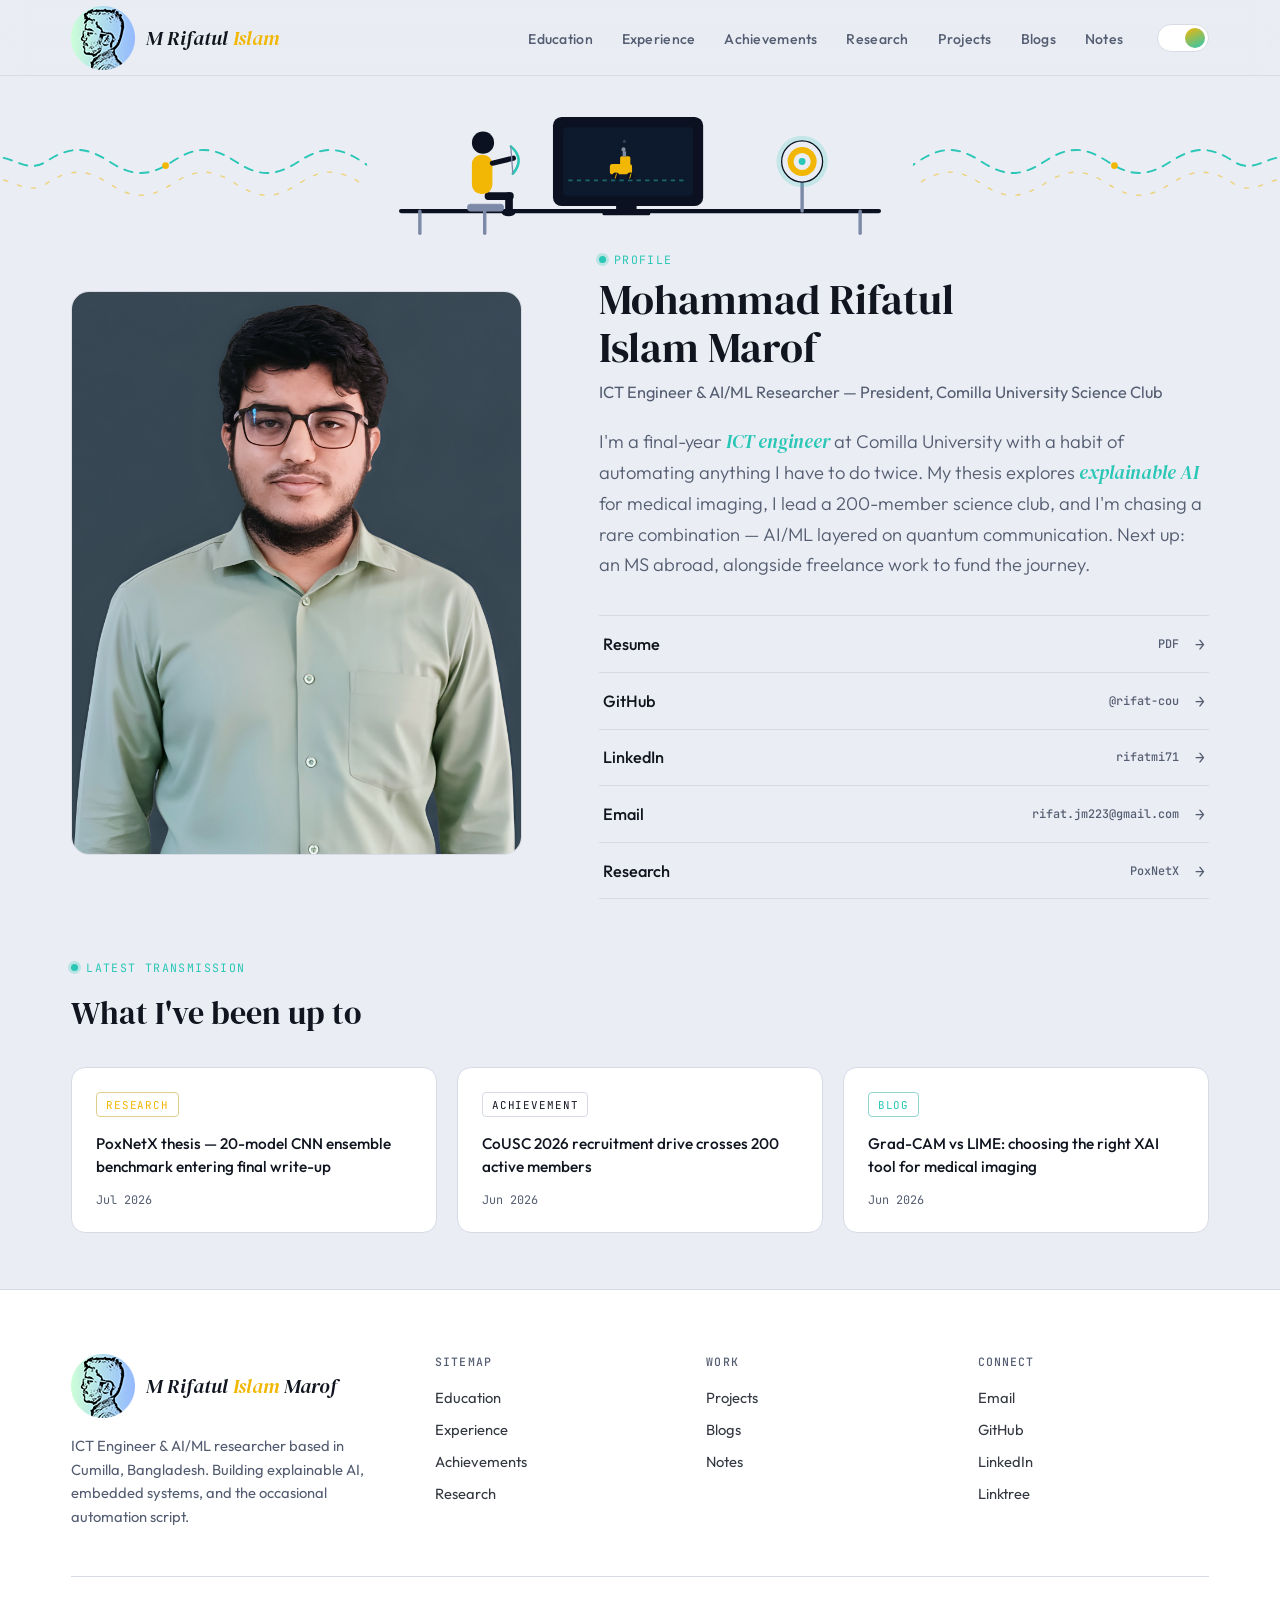
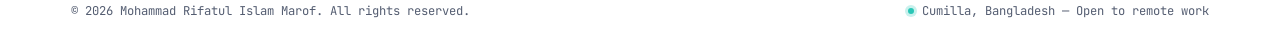
<file: index.html>
<!DOCTYPE html>
<html lang="en">
<head>
<meta charset="UTF-8">
<meta name="viewport" content="width=device-width, initial-scale=1.0">
<title>Mohammad Rifatul Islam Marof — ICT Engineer &amp; AI/ML Researcher</title>
<meta name="description" content="Personal site of Mohammad Rifatul Islam Marof — ICT engineer, AI/ML researcher, and President of the Comilla University Science Club. Explainable AI, embedded systems, and science communication.">

<link rel="preconnect" href="https://fonts.googleapis.com">
<link rel="preconnect" href="https://fonts.gstatic.com" crossorigin>
<link rel="icon" type="image/svg+xml" href="assets/favicon.png">
<link rel="stylesheet" href="css/style.css">
</head>
<body data-page="home">

<a href="#main" class="skip-link">Skip to content</a>

<div id="navbar-placeholder"></div>

<main id="main">

  <!-- ============================================================
       SECTION 1 -- Hero banner: plain <img>, same file used on GitHub
       (assets/banner.svg). Follows the visitor's OS light/dark setting
       via the SVG's own internal styles. Scrolls away normally as soon
       as you scroll toward the profile section -- not fixed/sticky.
  ============================================================= -->
  <div class="hero" aria-label="Introduction">
    <img src="assets/banner.svg"
         alt="Animated illustration: signal waves flow in from both sides toward a desk where a process runs on screen like a small train on a loop, while a seated figure periodically fires an arrow at a target.">
  </div>

<!--
  <svg class="divider" viewBox="0 0 1240 34" preserveAspectRatio="none" aria-hidden="true">
    <path d="M0,17 C120,17 90,4 220,4 C340,4 320,30 460,30 C600,30 580,10 720,10 C860,10 840,24 980,24 C1080,24 1100,17 1240,17"/>
    <circle class="pulse-dot" r="3.2"/>
  </svg>
-->
  <!-- ============================================================
       SECTION 2 — Profile: photo + quick links + short description,
       combined into a single section.
  ============================================================= -->
    <div class="wrap split">
      <div class="split-photo">
        <div class="photo-frame">
          <!-- Replace src with your real photo. Recommended: square-ish portrait, min 800px wide. -->
          <img src="assets/Profile.jpg" alt="Portrait of Mohammad Rifatul Islam Marof">
        </div>
        <!-- <span class="photo-tag">Cumilla, BD — Available July 2026</span> -->
      </div>

      <div class="split-content">
        <div class="quick-header">
          <span class="eyebrow">Profile</span>
          <h2>Mohammad Rifatul<br>Islam Marof</h2>
          <p class="role">ICT Engineer &amp; AI/ML Researcher — President, Comilla University Science Club</p>
        </div>

        <p class="short-desc">I'm a final-year <span class="accent">ICT engineer</span> at Comilla University with a habit of automating anything I have to do twice. My thesis explores <span class="accent">explainable AI</span> for medical imaging, I lead a 200-member science club, and I'm chasing a rare combination — AI/ML layered on quantum communication. Next up: an MS abroad, alongside freelance work to fund the journey.</p>

        <ul class="quick-links">
          <li><a href="https://drive.google.com/file/d/1D9NVPUMgzPlgNcnDPYmX2kuby5YWpg3z/view?usp=sharing" target="_blank" rel="noopener">Resume <span class="ql-meta">PDF</span><span class="ql-arrow">→</span></a></li>
          <li><a href="https://github.com/rifat-cou" target="_blank" rel="noopener">GitHub <span class="ql-meta">@rifat-cou</span><span class="ql-arrow">→</span></a></li>
          <li><a href="https://linkedin.com/in/rifatmi71" target="_blank" rel="noopener">LinkedIn <span class="ql-meta">rifatmi71</span><span class="ql-arrow">→</span></a></li>
          <li><a href="mailto:rifat.jm223@gmail.com">Email <span class="ql-meta">rifat.jm223@gmail.com</span><span class="ql-arrow">→</span></a></li>
          <li><a href="research.html">Research <span class="ql-meta">PoxNetX</span><span class="ql-arrow">→</span></a></li>
        </ul>
      </div>
    </div>

  <!-- ============================================================
       SECTION 3 — Latest updates: top 3 only, static grid (no scroll)
  ============================================================= -->
  <section class="ticker-section">
    <div class="wrap ticker-head">
      <div>
        <span class="eyebrow">Latest transmission</span>
        <h2>What I've been up to</h2>
      </div>
    </div>

    <div class="wrap">
      <div class="ticker-grid" id="tickerTrack">
        <!-- Populated by js/main.js from the UPDATES array (top 3 shown) — edit there, not here. -->
      </div>
    </div>
  </section>

</main>

<div id="footer-placeholder"></div>

<script src="js/partials.js"></script>
<script src="js/main.js"></script>
</body>
</html>
</file>
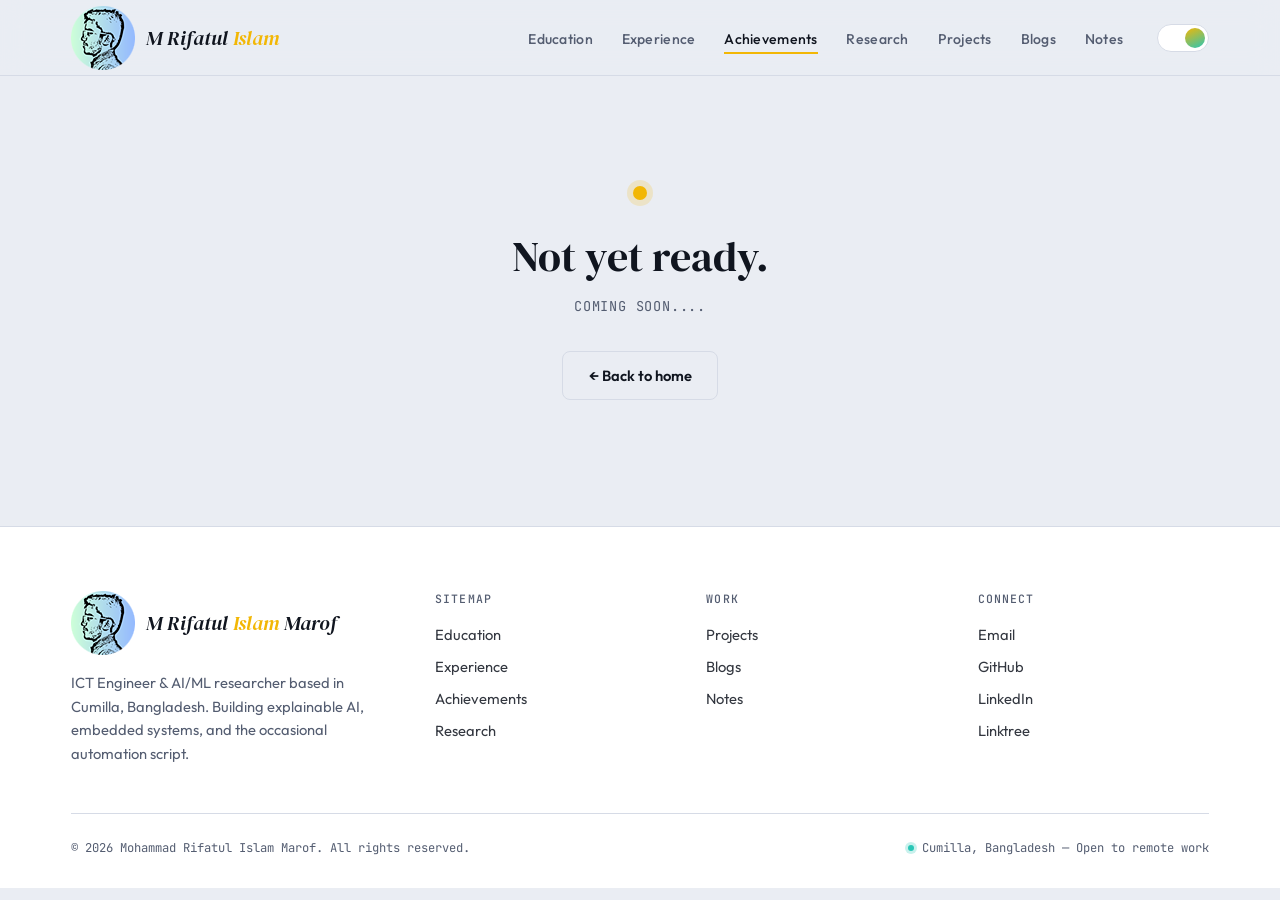
<file: achievements.html>
<!DOCTYPE html>
<html lang="en">
<head>
<meta charset="UTF-8">
<meta name="viewport" content="width=device-width, initial-scale=1.0">
<title>Achievements — Mohammad Rifatul Islam Marof</title>
<meta name="description" content="Achievements page — coming soon.">

<link rel="preconnect" href="https://fonts.googleapis.com">
<link rel="preconnect" href="https://fonts.gstatic.com" crossorigin>
<link rel="icon" href="assets/redketchup/favicon.ico">
<link rel="icon" type="image/png" sizes="32x32" href="assets/redketchup/favicon-32x32.png">
<link rel="icon" type="image/png" sizes="16x16" href="assets/redketchup/favicon-16x16.png">
<link rel="apple-touch-icon" sizes="180x180" href="assets/redketchup/apple-touch-icon.png">
<link rel="manifest" href="assets/redketchup/site.webmanifest">
<link rel="stylesheet" href="css/style.css">
</head>
<body data-page="achievements">

<a href="#main" class="skip-link">Skip to content</a>

<div id="navbar-placeholder"></div>

<main id="main">
  <div class="wrap">
    <div class="coming-soon">
      <div class="coming-soon-dot" aria-hidden="true"></div>
      <h1>Not yet ready.</h1>
      <p>Coming Soon....</p>
      <a class="btn btn-outline" href="index.html">← Back to home</a>
    </div>
  </div>
</main>

<div id="footer-placeholder"></div>

<script src="js/partials.js"></script>
<script src="js/main.js"></script>
</body>
</html>
</file>
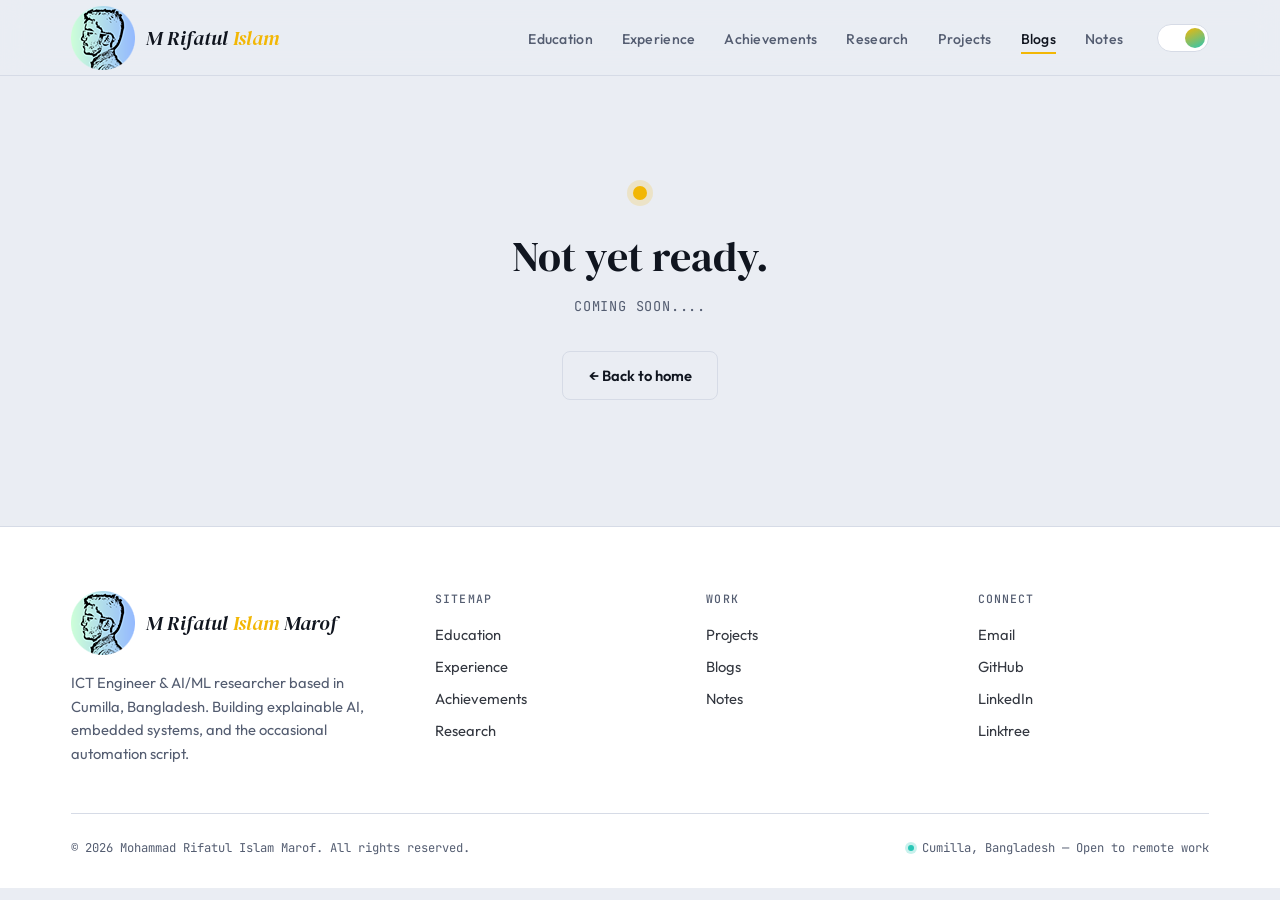
<file: blogs.html>
<!DOCTYPE html>
<html lang="en">
<head>
<meta charset="UTF-8">
<meta name="viewport" content="width=device-width, initial-scale=1.0">
<title>Blogs — Mohammad Rifatul Islam Marof</title>
<meta name="description" content="Blogs page — coming soon.">

<link rel="preconnect" href="https://fonts.googleapis.com">
<link rel="preconnect" href="https://fonts.gstatic.com" crossorigin>
<link rel="icon" href="assets/redketchup/favicon.ico">
<link rel="icon" type="image/png" sizes="32x32" href="assets/redketchup/favicon-32x32.png">
<link rel="icon" type="image/png" sizes="16x16" href="assets/redketchup/favicon-16x16.png">
<link rel="apple-touch-icon" sizes="180x180" href="assets/redketchup/apple-touch-icon.png">
<link rel="manifest" href="assets/redketchup/site.webmanifest">
<link rel="stylesheet" href="css/style.css">
</head>
<body data-page="blogs">

<a href="#main" class="skip-link">Skip to content</a>

<div id="navbar-placeholder"></div>

<main id="main">
  <div class="wrap">
    <div class="coming-soon">
      <div class="coming-soon-dot" aria-hidden="true"></div>
      <h1>Not yet ready.</h1>
      <p>Coming Soon....</p>
      <a class="btn btn-outline" href="index.html">← Back to home</a>
    </div>
  </div>
</main>

<div id="footer-placeholder"></div>

<script src="js/partials.js"></script>
<script src="js/main.js"></script>
</body>
</html>
</file>
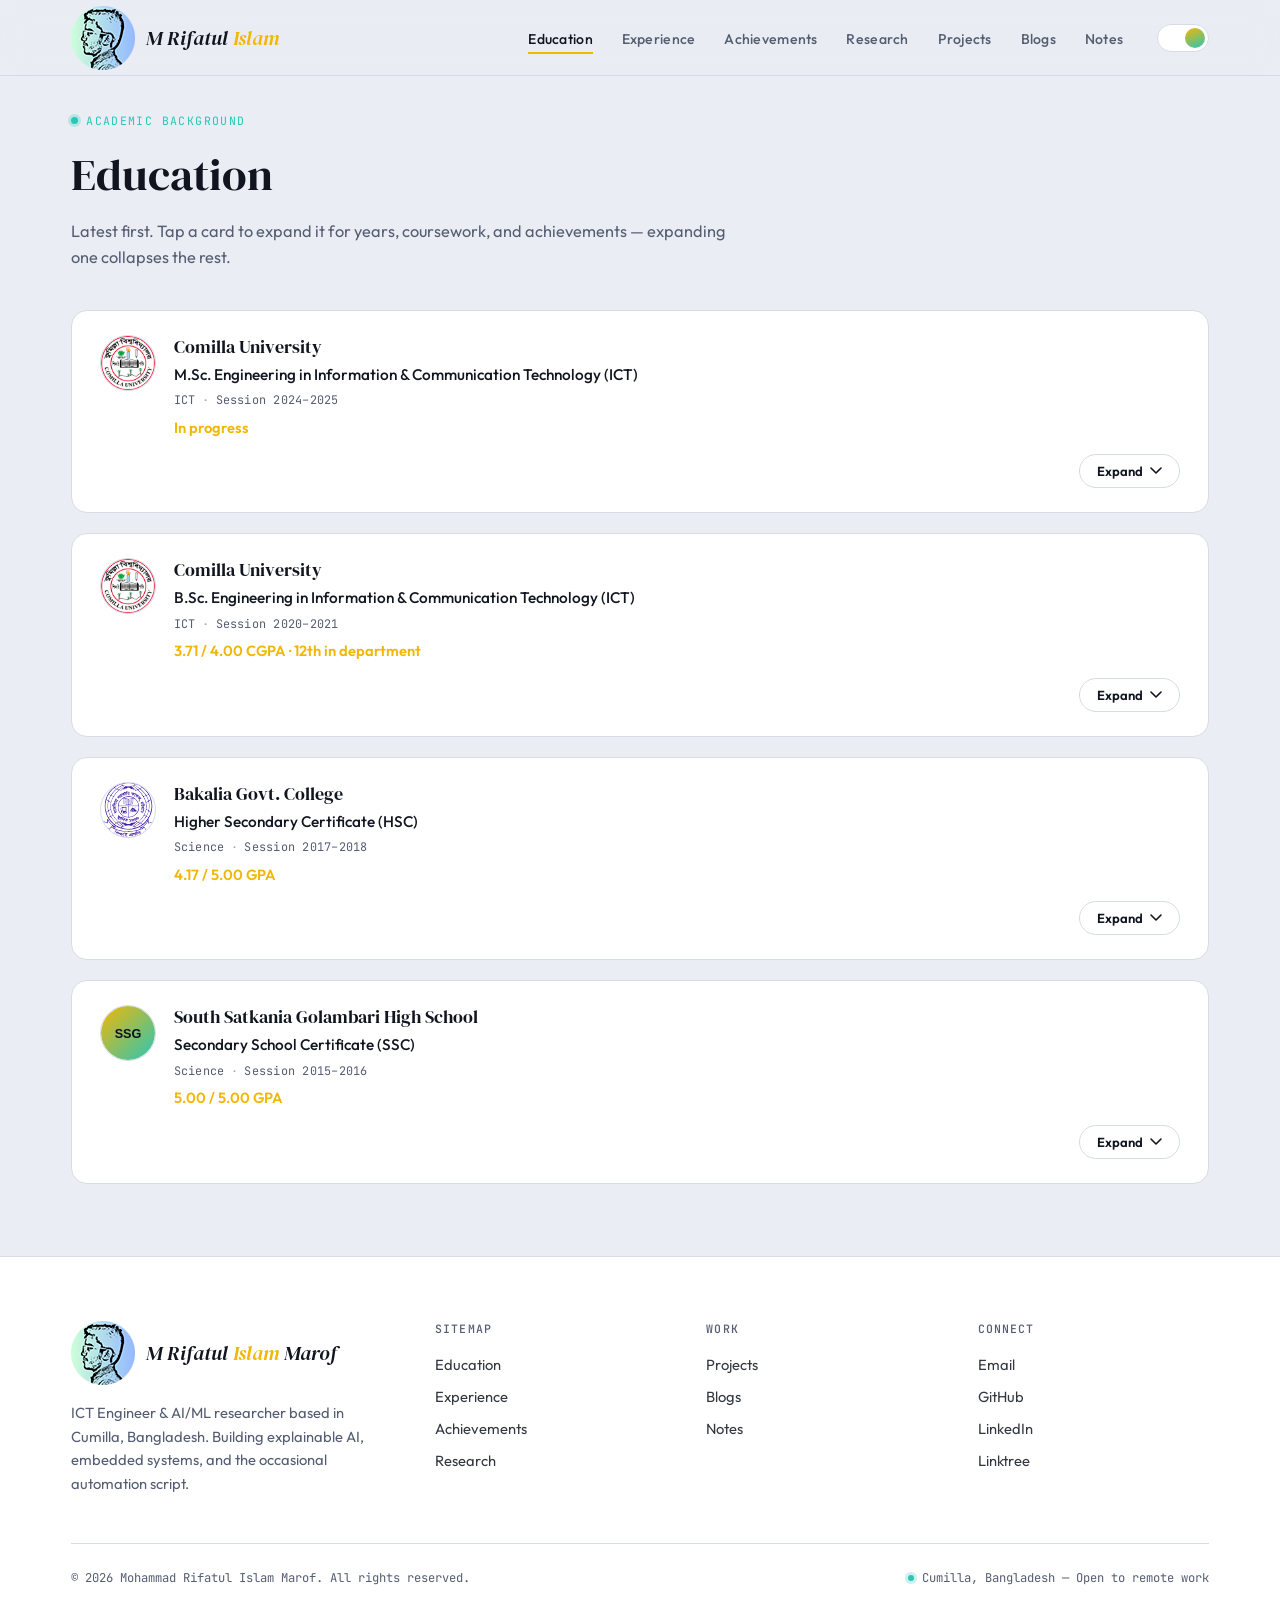
<file: education.html>
<!DOCTYPE html>
<html lang="en">
<head>
<meta charset="UTF-8">
<meta name="viewport" content="width=device-width, initial-scale=1.0">
<title>Education — Mohammad Rifatul Islam Marof</title>
<meta name="description" content="Academic background of Mohammad Rifatul Islam Marof — M.Sc. and B.Sc. in ICT Engineering at Comilla University, plus HSC and SSC.">

<link rel="preconnect" href="https://fonts.googleapis.com">
<link rel="preconnect" href="https://fonts.gstatic.com" crossorigin>
<link rel="icon" type="image/svg+xml" href="assets/favicon.png">
<link rel="stylesheet" href="css/style.css">
</head>
<body data-page="education">

<a href="#main" class="skip-link">Skip to content</a>

<div id="navbar-placeholder"></div>

<main id="main">
  <div class="wrap">
    <div class="page-head">
      <span class="eyebrow">Academic background</span>
      <h1>Education</h1>
      <p>Latest first. Tap a card to expand it for years, coursework, and achievements — expanding one collapses the rest.</p>
    </div>

    <div class="edu-list" id="eduList">
      <!-- Populated by js/education.js from the EDUCATION array — edit there, not here. -->
    </div>
  </div>
</main>

<div id="footer-placeholder"></div>

<script src="js/partials.js"></script>
<script src="js/main.js"></script>
<script src="js/education.js"></script>
</body>
</html>
</file>
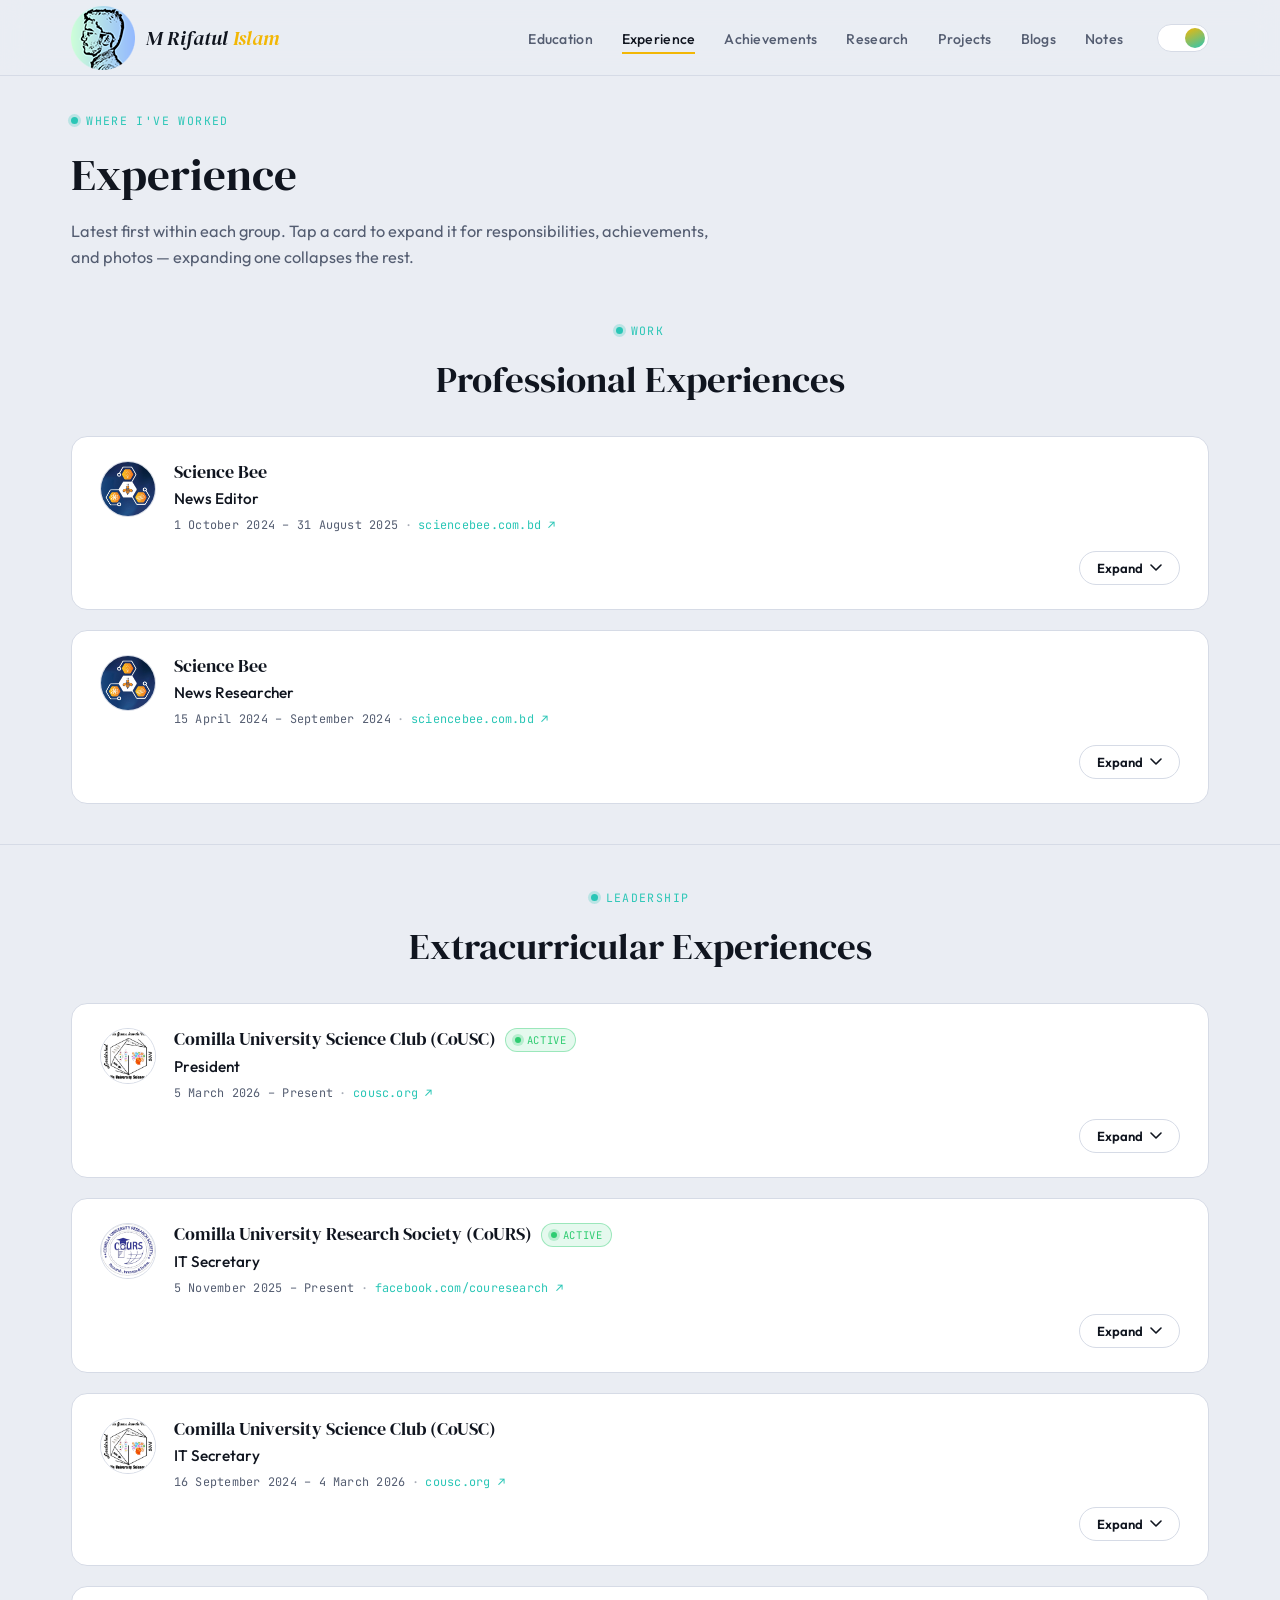
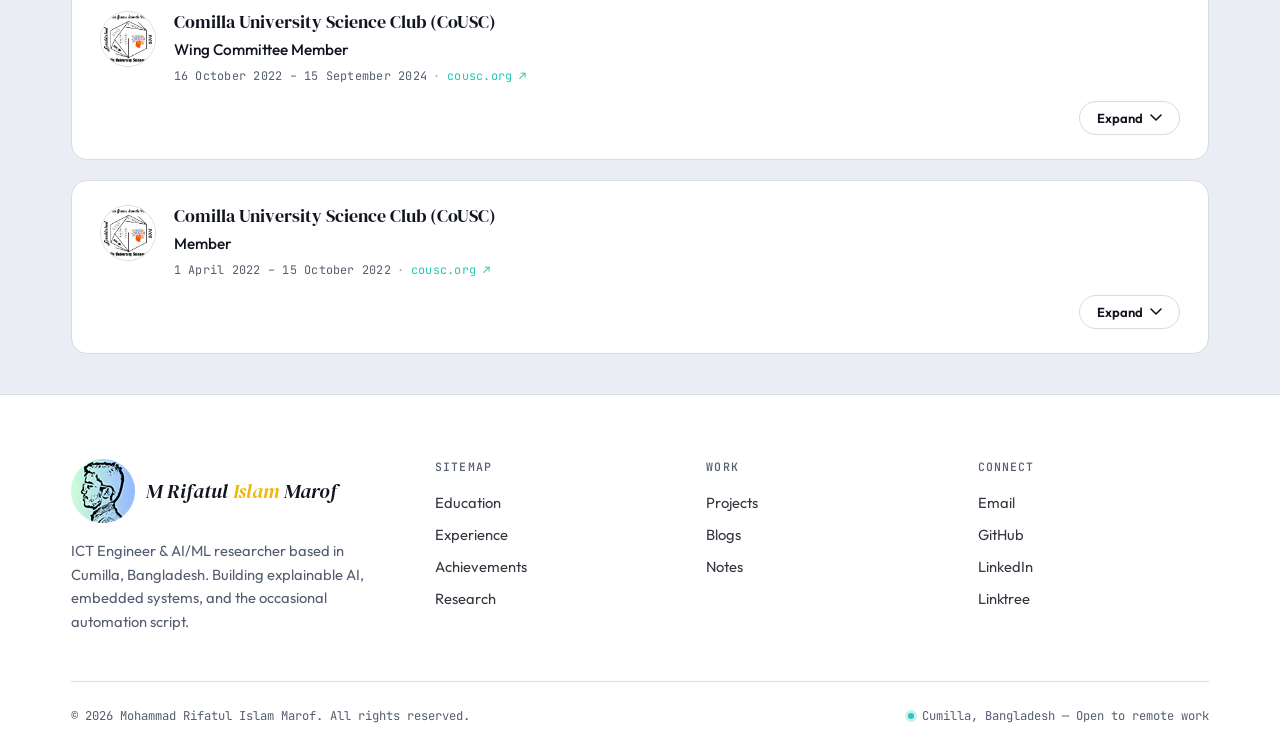
<file: experience.html>
<!DOCTYPE html>
<html lang="en">
<head>
<meta charset="UTF-8">
<meta name="viewport" content="width=device-width, initial-scale=1.0">
<title>Experience — Mohammad Rifatul Islam Marof</title>
<meta name="description" content="Professional and extracurricular experience of Mohammad Rifatul Islam Marof — Science Bee, Comilla University Science Club, and Comilla University Research Society.">

<link rel="preconnect" href="https://fonts.googleapis.com">
<link rel="preconnect" href="https://fonts.gstatic.com" crossorigin>
<link rel="icon" type="image/svg+xml" href="assets/favicon.png">
<link rel="stylesheet" href="css/style.css">
</head>
<body data-page="experience">

<a href="#main" class="skip-link">Skip to content</a>

<div id="navbar-placeholder"></div>

<main id="main">
  <div class="wrap">
    <div class="page-head">
      <span class="eyebrow">Where I've worked</span>
      <h1>Experience</h1>
      <p>Latest first within each group. Tap a card to expand it for responsibilities, achievements, and photos — expanding one collapses the rest.</p>
    </div>
  </div>

  <section class="exp-group">
    <div class="wrap">
      <div class="section-head-center">
        <span class="eyebrow">Work</span>
        <h2>Professional Experiences</h2>
      </div>
      <div class="exp-list" id="expProfessionalList">
        <!-- Populated by js/experience.js from the EXPERIENCE array — edit there, not here. -->
      </div>
    </div>
  </section>

  <section class="exp-group">
    <div class="wrap">
      <div class="section-head-center">
        <span class="eyebrow">Leadership</span>
        <h2>Extracurricular Experiences</h2>
      </div>
      <div class="exp-list" id="expExtracurricularList">
        <!-- Populated by js/experience.js from the EXPERIENCE array — edit there, not here. -->
      </div>
    </div>
  </section>
</main>

<div id="footer-placeholder"></div>

<script src="js/partials.js"></script>
<script src="js/main.js"></script>
<script src="js/experience.js"></script>
</body>
</html>
</file>
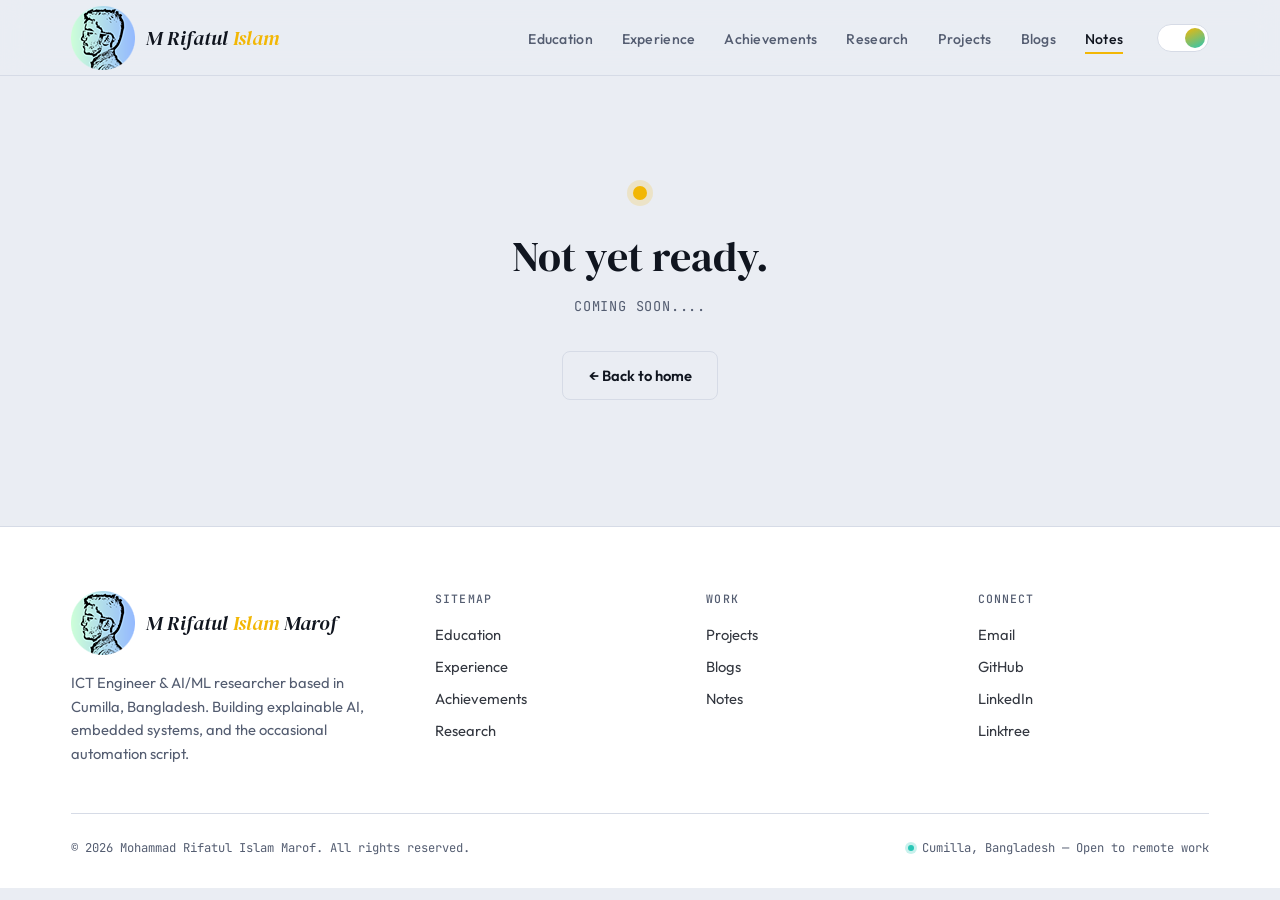
<file: notes.html>
<!DOCTYPE html>
<html lang="en">
<head>
<meta charset="UTF-8">
<meta name="viewport" content="width=device-width, initial-scale=1.0">
<title>Notes — Mohammad Rifatul Islam Marof</title>
<meta name="description" content="Notes page — coming soon.">

<link rel="preconnect" href="https://fonts.googleapis.com">
<link rel="preconnect" href="https://fonts.gstatic.com" crossorigin>
<link rel="icon" href="assets/redketchup/favicon.ico">
<link rel="icon" type="image/png" sizes="32x32" href="assets/redketchup/favicon-32x32.png">
<link rel="icon" type="image/png" sizes="16x16" href="assets/redketchup/favicon-16x16.png">
<link rel="apple-touch-icon" sizes="180x180" href="assets/redketchup/apple-touch-icon.png">
<link rel="manifest" href="assets/redketchup/site.webmanifest">
<link rel="stylesheet" href="css/style.css">
</head>
<body data-page="notes">

<a href="#main" class="skip-link">Skip to content</a>

<div id="navbar-placeholder"></div>

<main id="main">
  <div class="wrap">
    <div class="coming-soon">
      <div class="coming-soon-dot" aria-hidden="true"></div>
      <h1>Not yet ready.</h1>
      <p>Coming Soon....</p>
      <a class="btn btn-outline" href="index.html">← Back to home</a>
    </div>
  </div>
</main>

<div id="footer-placeholder"></div>

<script src="js/partials.js"></script>
<script src="js/main.js"></script>
</body>
</html>
</file>
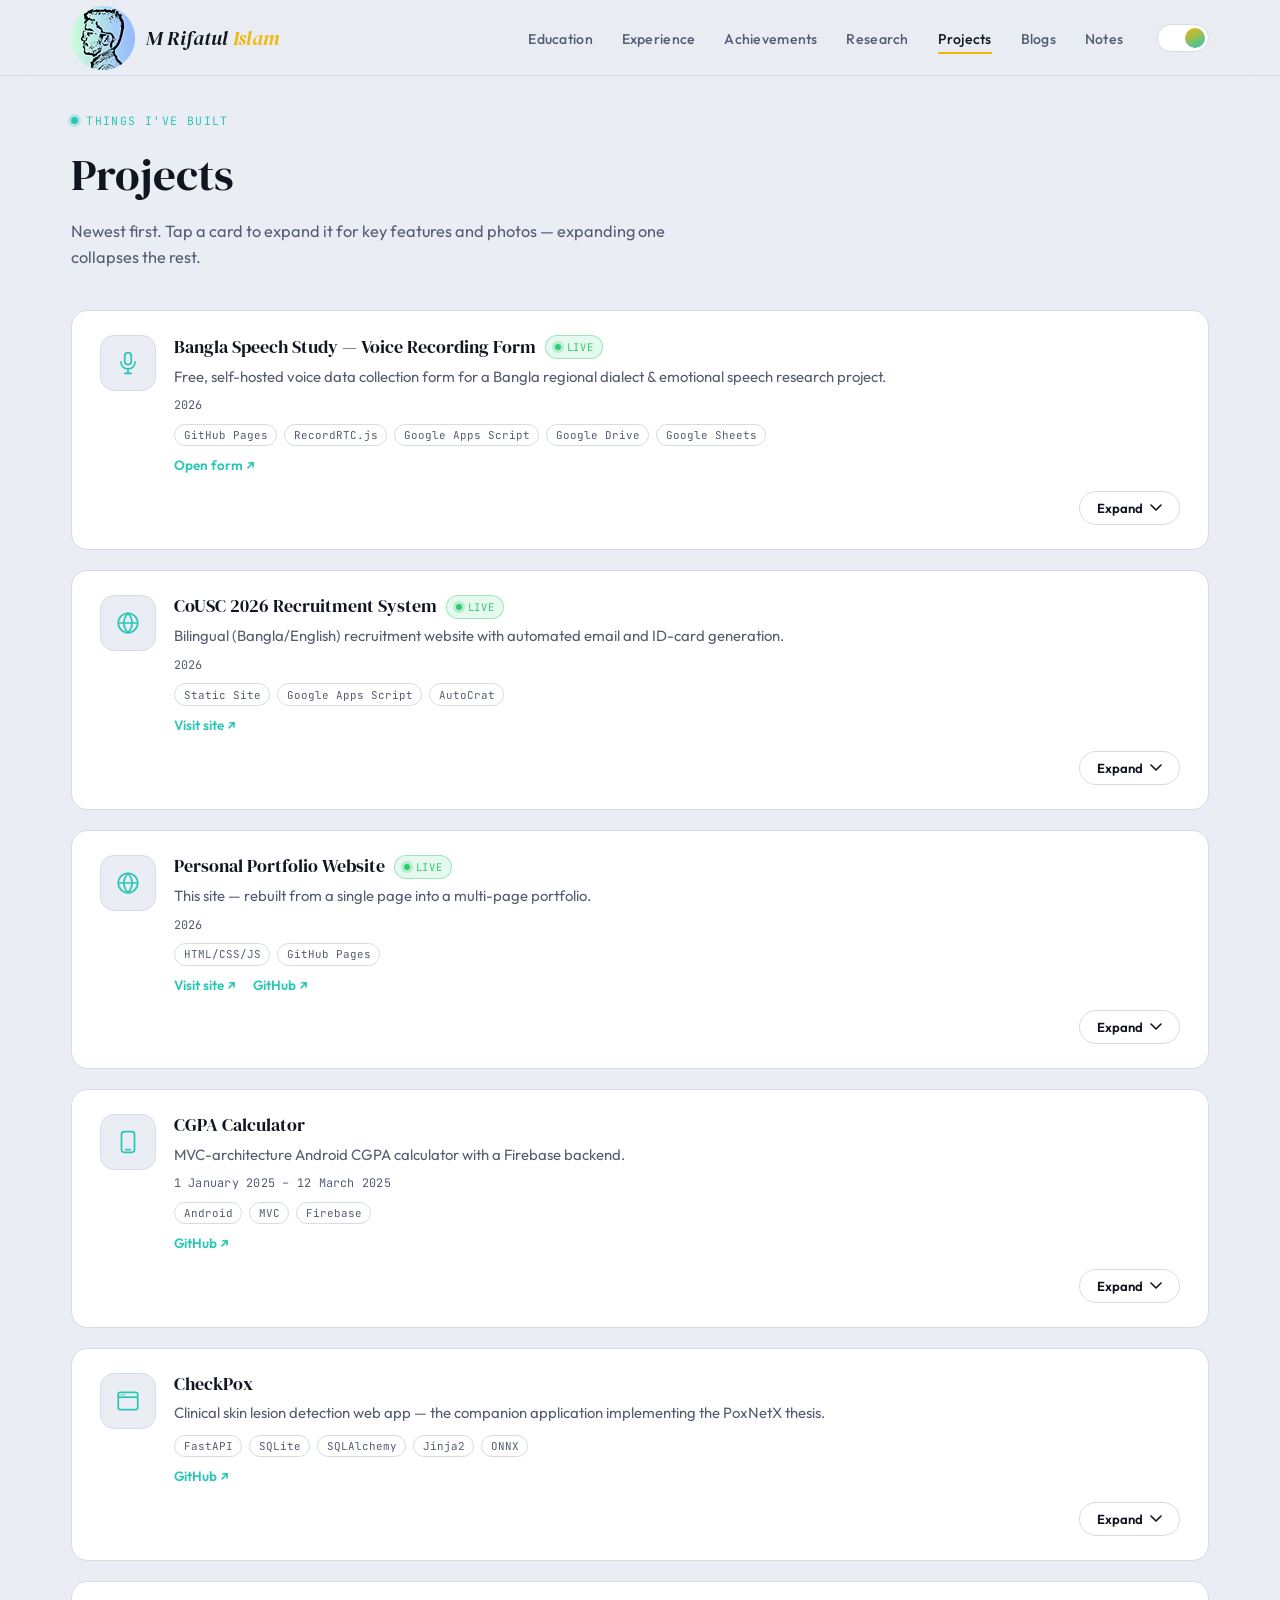
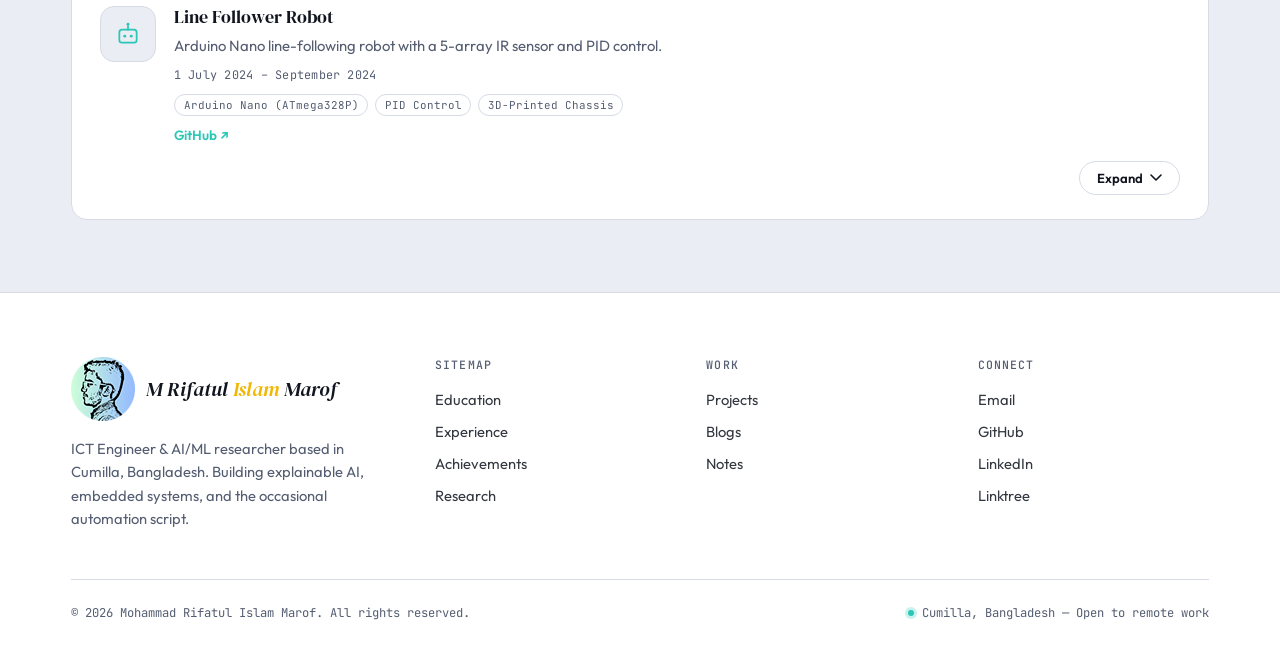
<file: projects.html>
<!DOCTYPE html>
<html lang="en">
<head>
<meta charset="UTF-8">
<meta name="viewport" content="width=device-width, initial-scale=1.0">
<title>Projects — Mohammad Rifatul Islam Marof</title>
<meta name="description" content="Technical projects by Mohammad Rifatul Islam Marof — CheckPox, CGPA Calculator, Line Follower Robot, CoUSC Recruitment System, and the Bangla Speech Study voice data collection tool.">

<link rel="preconnect" href="https://fonts.googleapis.com">
<link rel="preconnect" href="https://fonts.gstatic.com" crossorigin>
<link rel="icon" href="assets/redketchup/favicon.ico">
<link rel="icon" type="image/png" sizes="32x32" href="assets/redketchup/favicon-32x32.png">
<link rel="icon" type="image/png" sizes="16x16" href="assets/redketchup/favicon-16x16.png">
<link rel="apple-touch-icon" sizes="180x180" href="assets/redketchup/apple-touch-icon.png">
<link rel="manifest" href="assets/redketchup/site.webmanifest">
<link rel="stylesheet" href="css/style.css">
</head>
<body data-page="projects">

<a href="#main" class="skip-link">Skip to content</a>

<div id="navbar-placeholder"></div>

<main id="main">
  <div class="wrap">
    <div class="page-head">
      <span class="eyebrow">Things I've built</span>
      <h1>Projects</h1>
      <p>Newest first. Tap a card to expand it for key features and photos — expanding one collapses the rest.</p>
    </div>

    <div class="proj-list" id="projList">
      <!-- Populated by js/projects.js from the PROJECTS array — edit there, not here. -->
    </div>
  </div>
</main>

<div id="footer-placeholder"></div>

<script src="js/partials.js"></script>
<script src="js/main.js"></script>
<script src="js/projects.js"></script>
</body>
</html>
</file>
<file: css/style.css>
/* ==========================================================================
   RIFAT — Personal Site Stylesheet
   Design system: "Signal" — an oscilloscope/waveform motif that nods to
   embedded systems + communications, threaded through the whole site.
   Type: DM Serif Display (identity/headlines) + Outfit (UI/body)
         + JetBrains Mono (telemetry-style labels/eyebrows)
   ========================================================================== */

@import url('https://fonts.googleapis.com/css2?family=DM+Serif+Display:ital@0;1&family=Outfit:wght@300;400;500;600;700&family=JetBrains+Mono:wght@400;500&display=swap');

:root {
  /* ---- Color tokens ---- */
  --ink: #0B1120;          /* dark bg */
  --ink-soft: #131B2E;     /* dark card/section bg */
  --ink-line: #263049;     /* dark hairlines */
  --paper: #EAEDF3;        /* light bg (cool grey-blue, not cream) */
  --paper-soft: #FFFFFF;   /* light card bg */
  --paper-line: #D6DBE6;   /* light hairlines */
  --signal: #F2B705;       /* amber accent — the "LED" */
  --pulse: #2AC6B6;        /* teal accent — the "waveform" */
  --text-on-ink: #E7E9EE;
  --text-on-ink-dim: #9AA3B8;
  --text-on-paper: #10151F;
  --text-on-paper-dim: #545D71;

  /* ---- Semantic (default = dark) ---- */
  --bg: var(--ink);
  --bg-soft: var(--ink-soft);
  --line: var(--ink-line);
  --text: var(--text-on-ink);
  --text-dim: var(--text-on-ink-dim);

  /* ---- Type ---- */
  --font-display: 'DM Serif Display', Georgia, serif;
  --font-body: 'Outfit', system-ui, sans-serif;
  --font-mono: 'JetBrains Mono', ui-monospace, monospace;

  /* ---- Layout ---- */
  --nav-h: 76px;
  --gutter: clamp(1.25rem, 4vw, 4rem);
  --max-w: 1240px;
}

[data-theme="light"] {
  --bg: var(--paper);
  --bg-soft: var(--paper-soft);
  --line: var(--paper-line);
  --text: var(--text-on-paper);
  --text-dim: var(--text-on-paper-dim);
}

/* ---- Reset ---- */
* { box-sizing: border-box; }
html { scroll-behavior: smooth; }
body {
  margin: 0;
  background: var(--bg);
  color: var(--text);
  font-family: var(--font-body);
  transition: background .35s ease, color .35s ease;
  overflow-x: hidden;
}
img { max-width: 100%; display: block; }
a { color: inherit; text-decoration: none; }
ul { list-style: none; margin: 0; padding: 0; }
h1, h2, h3 { font-family: var(--font-display); font-weight: 400; margin: 0; }
p { margin: 0; }
button { font-family: inherit; cursor: pointer; }

.wrap {
  max-width: var(--max-w);
  margin: 0 auto;
  padding-left: var(--gutter);
  padding-right: var(--gutter);
}

.eyebrow {
  display: inline-flex;
  align-items: center;
  gap: .5rem;
  font-family: var(--font-mono);
  font-size: .72rem;
  letter-spacing: .12em;
  text-transform: uppercase;
  color: var(--pulse);
  margin-bottom: 1rem;
}
.eyebrow::before {
  content: '';
  width: 7px; height: 7px;
  border-radius: 50%;
  background: var(--pulse);
  box-shadow: 0 0 0 3px color-mix(in srgb, var(--pulse) 25%, transparent);
}

/* Visually hidden (a11y) */
.sr-only {
  position: absolute; width: 1px; height: 1px;
  overflow: hidden; clip: rect(0,0,0,0); white-space: nowrap;
}

/* Skip link */
.skip-link {
  position: absolute; left: 1rem; top: -60px;
  background: var(--signal); color: var(--ink);
  padding: .6rem 1rem; border-radius: 6px;
  font-family: var(--font-body); font-weight: 600; font-size: .85rem;
  z-index: 200; transition: top .2s ease;
}
.skip-link:focus { top: 1rem; }

/* ==========================================================================
   NAVBAR
   ========================================================================== */
.navbar {
  position: fixed; top: 0; left: 0; right: 0;
  height: var(--nav-h);
  z-index: 100;
  display: flex; align-items: center;
  background: color-mix(in srgb, var(--bg) 78%, transparent);
  backdrop-filter: blur(14px) saturate(140%);
  -webkit-backdrop-filter: blur(14px) saturate(140%);
  border-bottom: 1px solid var(--line);
}
.navbar .wrap {
  display: flex;
  align-items: center;
  justify-content: space-between;
  width: 100%;
}
.brand {
  display: flex; align-items: center; gap: .65rem;
  font-family: var(--font-display);
  font-style: italic;
  font-size: 1.28rem;
  letter-spacing: .01em;
}
.brand-mark {
  width: 38px; height: 38px;
  border-radius: 10px;
  display: grid; place-items: center;
  background: linear-gradient(155deg, var(--signal), var(--pulse));
  color: var(--ink);
  font-family: var(--font-mono);
  font-weight: 500;
  font-style: normal;
  font-size: .85rem;
  flex-shrink: 0;
}
.brand-name { white-space: nowrap; }
.brand-name em { font-style: italic; color: var(--signal); }

.nav-right { display: flex; align-items: center; gap: 2.1rem; }

.nav-links { display: flex; align-items: center; gap: 1.8rem; }
.nav-links a {
  position: relative;
  font-size: .88rem;
  font-weight: 500;
  letter-spacing: .02em;
  color: var(--text-dim);
  padding: .3rem 0;
  transition: color .2s ease;
}
.nav-links a::after {
  content: '';
  position: absolute; left: 0; right: 100%; bottom: -2px;
  height: 2px; background: var(--signal);
  transition: right .25s ease;
}
.nav-links a:hover,
.nav-links a[aria-current="page"] { color: var(--text); }
.nav-links a:hover::after,
.nav-links a[aria-current="page"]::after { right: 0; }

.theme-toggle {
  position: relative;
  width: 52px; height: 28px;
  border-radius: 20px;
  border: 1px solid var(--line);
  background: var(--bg-soft);
  padding: 3px;
  flex-shrink: 0;
}
.theme-toggle .knob {
  width: 20px; height: 20px;
  border-radius: 50%;
  background: linear-gradient(155deg, var(--signal), var(--pulse));
  display: grid; place-items: center;
  font-size: .65rem;
  transform: translateX(0);
  transition: transform .3s cubic-bezier(.4,0,.2,1);
}
[data-theme="light"] .theme-toggle .knob { transform: translateX(24px); }

.nav-toggle-btn {
  display: none;
  width: 40px; height: 40px;
  border-radius: 8px;
  border: 1px solid var(--line);
  background: transparent;
  color: var(--text);
  align-items: center; justify-content: center;
}

/* Every page's <main> clears the fixed navbar the same way — the index
   hero used to do this itself with its own margin-top, which meant
   every other page (Education, Experience, Projects, Research, and the
   coming-soon placeholders) had no clearance at all and rendered
   partly hidden behind the navbar. One rule, applied globally, fixes
   all of them at once. */
main { padding-top: var(--nav-h); }

/* ==========================================================================
   HERO — animated banner SVG (also used standalone as the GitHub banner)
   ========================================================================== */
.hero {
  position: relative;
  width: 100%;
  aspect-ratio: 1500 / 200;   /* matches banner.svg's native size */
  max-height: 220px;
  display: block;
  overflow: hidden;
  /* Not fixed/sticky — this scrolls away normally as soon as the
     visitor scrolls toward the profile section below. */
}
.hero img {
  display: block;
  width: 100%;
  height: 100%;
  object-fit: cover;
}

.btn {
  font-family: var(--font-body);
  font-weight: 600;
  font-size: .92rem;
  padding: .85rem 1.6rem;
  border-radius: 8px;
  border: 1px solid transparent;
  display: inline-flex; align-items: center; gap: .5rem;
  transition: transform .2s ease, background .2s ease, border-color .2s ease;
}
.btn:hover { transform: translateY(-2px); }
.btn-solid { background: var(--signal); color: var(--ink); }
.btn-outline { border-color: var(--line); color: var(--text); }
.btn-outline:hover { border-color: var(--signal); }

/* ==========================================================================
   SECTION shell + divider
   ========================================================================== */
section { position: relative; padding: clamp(4rem, 9vw, 7rem) 0; }
.divider {
  height: 34px; width: 100%;
  display: block;
  color: var(--line);
}
.divider path { fill: none; stroke: currentColor; stroke-width: 1.5; }
.divider .pulse-dot {
  fill: var(--signal);
  animation: travel 4.5s linear infinite;
  offset-path: path("M0,17 C120,17 90,4 220,4 C340,4 320,30 460,30 C600,30 580,10 720,10 C860,10 840,24 980,24 C1080,24 1100,17 1240,17");
}
@keyframes travel { from { offset-distance: 0%; } to { offset-distance: 100%; } }

/* ==========================================================================
   PROFILE SPLIT — photo + quick links
   ========================================================================== */
.split {
  display: grid;
  grid-template-columns: .85fr 1.15fr;
  gap: clamp(2.5rem, 6vw, 6rem);
  align-items: center;
}
.split-photo { position: relative; }
.photo-frame {
  position: relative;
  aspect-ratio: 4/5;
  border-radius: 18px;
  overflow: hidden;
  background: var(--bg-soft);
  border: 1px solid var(--line);
}
.photo-frame img {
  width: 100%; height: 100%; object-fit: cover;
  filter: grayscale(.15);
}
.photo-tag {
  position: absolute; bottom: 1.1rem; left: 1.1rem;
  background: color-mix(in srgb, var(--ink) 82%, transparent);
  color: var(--text-on-ink);
  font-family: var(--font-mono);
  font-size: .72rem;
  letter-spacing: .06em;
  padding: .5rem .75rem;
  border-radius: 6px;
  display: flex; align-items: center; gap: .5rem;
}
.photo-tag::before {
  content: ''; width: 6px; height: 6px; border-radius: 50%;
  background: var(--pulse);
}

.quick-header .eyebrow { margin-bottom: .6rem; }
.quick-header h2 {
  font-size: clamp(1.8rem, 3.4vw, 2.6rem);
  line-height: 1.15;
}
.quick-header .role {
  font-family: var(--font-body);
  color: var(--text-dim);
  margin-top: .6rem;
  font-size: 1.02rem;
}

.quick-links { margin-top: 2.2rem; border-top: 1px solid var(--line); }
.quick-links li {
  border-bottom: 1px solid var(--line);
}
.quick-links a {
  display: flex; align-items: center; justify-content: space-between;
  padding: 1.05rem .25rem;
  font-size: 1.02rem; font-weight: 500;
}
.quick-links a .ql-arrow {
  font-family: var(--font-mono);
  color: var(--text-dim);
  transition: transform .25s ease, color .25s ease;
}
.quick-links a:hover .ql-arrow { transform: translateX(4px); color: var(--signal); }
.quick-links a .ql-meta {
  font-family: var(--font-mono);
  font-size: .74rem;
  color: var(--text-dim);
  margin-left: auto;
  margin-right: 1rem;
}

/* Short description — now part of the profile section, between the
   header and the quick links (image + quick links + description = 1 section) */
.short-desc {
  margin: 1.5rem 0 2.2rem;
  font-size: clamp(1rem, 1.6vw, 1.15rem);
  line-height: 1.65;
  font-weight: 300;
  color: var(--text-dim);
  max-width: 52ch;
}
.short-desc .accent {
  font-family: var(--font-display);
  font-style: italic;
  color: var(--pulse);
  font-size: 1.05em;
}

/* ==========================================================================
   TICKER — latest updates
   ========================================================================== */
.ticker-section { padding-top: 3.5rem; padding-bottom: 3.5rem; }
.ticker-head {
  display: flex; align-items: baseline; justify-content: space-between;
  margin-bottom: 2rem; flex-wrap: wrap; gap: 1rem;
}
.ticker-head h2 { font-size: clamp(1.5rem, 2.6vw, 2rem); }

/* Static grid of the top 3 updates — no horizontal scrolling */
.ticker-grid {
  display: grid;
  grid-template-columns: repeat(3, 1fr);
  gap: 1.25rem;
}
.ticker-item {
  display: flex; flex-direction: column; gap: .9rem;
  padding: 1.5rem;
  border: 1px solid var(--line);
  border-radius: 14px;
  background: var(--bg-soft);
  transition: border-color .2s ease, transform .2s ease;
}
.ticker-item:hover { border-color: var(--pulse); transform: translateY(-2px); }
.tag {
  align-self: flex-start;
  font-family: var(--font-mono);
  font-size: .68rem;
  letter-spacing: .08em;
  text-transform: uppercase;
  padding: .28rem .55rem;
  border-radius: 4px;
  border: 1px solid var(--line);
  color: var(--text-dim);
  flex-shrink: 0;
}
.tag[data-tag="blog"] { color: var(--pulse); border-color: color-mix(in srgb, var(--pulse) 40%, var(--line)); }
.tag[data-tag="research"] { color: var(--signal); border-color: color-mix(in srgb, var(--signal) 40%, var(--line)); }
.tag[data-tag="achievement"] { color: var(--text); }
.tag[data-tag="notes"] { color: var(--text-dim); }
.ticker-item .ti-title { font-size: .96rem; font-weight: 500; line-height: 1.5; }
.ticker-item .ti-date { font-family: var(--font-mono); font-size: .74rem; color: var(--text-dim); }

@media (max-width: 860px) {
  .ticker-grid { grid-template-columns: 1fr 1fr; }
}
@media (max-width: 600px) {
  .ticker-grid { grid-template-columns: 1fr; }
}

/* ==========================================================================
   PAGE HEAD — shared by interior pages (Education, Experience, etc.)
   ========================================================================== */
.page-head { padding: 2rem 0 .5rem; }
.page-head h1 { font-size: clamp(2rem, 4vw, 2.8rem); }
.page-head p {
  color: var(--text-dim); margin-top: .8rem; max-width: 60ch;
  font-size: 1.02rem; line-height: 1.6;
}

/* ==========================================================================
   EDUCATION — accordion cards (one open at a time)
   ========================================================================== */
.edu-list {
  display: flex; flex-direction: column; gap: 1.25rem;
  padding: 2rem 0 4.5rem;
}
.edu-card {
  border: 1px solid var(--line);
  border-radius: 16px;
  background: var(--bg-soft);
  padding: 1.5rem 1.75rem;
  transition: border-color .2s ease;
}
.edu-card:hover,
.edu-card.is-open { border-color: var(--pulse); }

.edu-head { display: flex; gap: 1.1rem; align-items: flex-start; }
.edu-logo {
  width: 56px; height: 56px;
  border-radius: 50%;
  overflow: hidden;
  flex-shrink: 0;
  border: 1px solid var(--line);
  background: var(--bg);
}
.edu-logo img { width: 100%; height: 100%; object-fit: cover; }

.edu-summary { flex: 1; min-width: 0; }
.edu-institution { font-size: 1.15rem; line-height: 1.3; }
.edu-degree { margin-top: .35rem; font-size: .96rem; font-weight: 500; }
.edu-meta {
  margin-top: .55rem;
  display: flex; flex-wrap: wrap; align-items: center; gap: .4rem;
  font-family: var(--font-mono); font-size: .74rem;
  color: var(--text-dim); letter-spacing: .02em;
}
.edu-meta .dot { opacity: .5; }
.edu-result { margin-top: .6rem; font-size: .92rem; font-weight: 600; color: var(--signal); }

.edu-foot { display: flex; justify-content: flex-end; margin-top: 1.1rem; }
.edu-toggle {
  display: inline-flex; align-items: center; gap: .45rem;
  font-family: var(--font-body); font-size: .82rem; font-weight: 600;
  color: var(--text); background: transparent;
  border: 1px solid var(--line); border-radius: 999px;
  padding: .5rem 1.05rem;
  transition: border-color .2s ease, color .2s ease;
}
.edu-toggle:hover { border-color: var(--signal); color: var(--signal); }
.edu-toggle svg { transition: transform .3s ease; flex-shrink: 0; }
.edu-card.is-open .edu-toggle svg { transform: rotate(180deg); }

/* Expand/collapse via grid-template-rows (0fr -> 1fr) — animates to auto
   height without JS measuring the content. */
.edu-panel {
  display: grid;
  grid-template-rows: 0fr;
  transition: grid-template-rows .35s ease;
}
.edu-card.is-open .edu-panel { grid-template-rows: 1fr; }
.edu-panel-inner { overflow: hidden; }

.edu-details {
  padding-top: 1.5rem; margin-top: 1.5rem;
  border-top: 1px solid var(--line);
  display: flex; flex-direction: column; gap: 1.4rem;
}
.edu-block .eyebrow { margin-bottom: .6rem; }
.edu-block p { font-size: .92rem; color: var(--text-dim); line-height: 1.65; }

.edu-course-list, .edu-achieve-list {
  display: flex; flex-direction: column; gap: .55rem;
}
.edu-course-list li, .edu-achieve-list li {
  font-size: .92rem; color: var(--text); line-height: 1.55;
  padding-left: 1.1rem; position: relative;
}
.edu-course-list li::before, .edu-achieve-list li::before {
  content: ''; position: absolute; left: 0; top: .55em;
  width: 5px; height: 5px; border-radius: 50%;
  background: var(--pulse);
}

.edu-gallery {
  display: grid;
  grid-template-columns: repeat(auto-fill, minmax(120px, 1fr));
  gap: .6rem;
}
.edu-gallery img {
  width: 100%; aspect-ratio: 4 / 3; object-fit: cover;
  border-radius: 8px; border: 1px solid var(--line);
}

@media (max-width: 640px) {
  .edu-card { padding: 1.25rem; }
  .edu-logo { width: 46px; height: 46px; }
}

/* ==========================================================================
   EXPERIENCE — professional + extracurricular, same card pattern as
   Education, plus an active-position badge and an always-on gallery slot
   ========================================================================== */
.section-head-center {
  text-align: center;
  max-width: 640px;
  margin: 0 auto 2rem;
}
.section-head-center .eyebrow { justify-content: center; }
.section-head-center h2 { font-size: clamp(1.7rem, 3.2vw, 2.3rem); }
.section-head-center p { color: var(--text-dim); margin-top: .7rem; font-size: .98rem; }

.exp-group { padding: 2.5rem 0; }
.exp-group + .exp-group { border-top: 1px solid var(--line); }

.exp-list { display: flex; flex-direction: column; gap: 1.25rem; }

.exp-card {
  border: 1px solid var(--line);
  border-radius: 16px;
  background: var(--bg-soft);
  padding: 1.5rem 1.75rem;
  transition: border-color .2s ease;
}
.exp-card:hover, .exp-card.is-open { border-color: var(--pulse); }

.exp-head { display: flex; gap: 1.1rem; align-items: flex-start; }
.exp-logo {
  width: 56px; height: 56px; border-radius: 50%;
  overflow: hidden; flex-shrink: 0;
  border: 1px solid var(--line);
  background: var(--bg);
}
.exp-logo img { width: 100%; height: 100%; object-fit: cover; }

.exp-summary { flex: 1; min-width: 0; }
.exp-title-row { display: flex; align-items: center; flex-wrap: wrap; gap: .6rem; }
.exp-institution { font-size: 1.1rem; line-height: 1.3; }

.status-badge {
  font-family: var(--font-mono);
  font-size: .66rem; letter-spacing: .06em; text-transform: uppercase;
  padding: .25rem .55rem;
  border-radius: 999px;
  display: inline-flex; align-items: center; gap: .35rem;
  flex-shrink: 0;
}
.status-badge.is-active {
  color: #2ECC71;
  background: rgba(46, 204, 113, .12);
  border: 1px solid rgba(46, 204, 113, .4);
}
.status-badge.is-active::before {
  content: ''; width: 6px; height: 6px; border-radius: 50%;
  background: #2ECC71;
  box-shadow: 0 0 0 3px rgba(46, 204, 113, .25);
}

.exp-position { margin-top: .35rem; font-size: .96rem; font-weight: 500; }
.exp-meta {
  margin-top: .55rem;
  display: flex; flex-wrap: wrap; align-items: center; gap: .4rem;
  font-family: var(--font-mono); font-size: .74rem;
  color: var(--text-dim); letter-spacing: .02em;
}
.exp-meta .dot { opacity: .5; }
.exp-link { color: var(--pulse); }
.exp-link:hover { color: var(--signal); }

.exp-foot { display: flex; justify-content: flex-end; margin-top: 1.1rem; }
.exp-toggle {
  display: inline-flex; align-items: center; gap: .45rem;
  font-family: var(--font-body); font-size: .82rem; font-weight: 600;
  color: var(--text); background: transparent;
  border: 1px solid var(--line); border-radius: 999px;
  padding: .5rem 1.05rem;
  transition: border-color .2s ease, color .2s ease;
}
.exp-toggle:hover { border-color: var(--signal); color: var(--signal); }
.exp-toggle svg { transition: transform .3s ease; flex-shrink: 0; }
.exp-card.is-open .exp-toggle svg { transform: rotate(180deg); }

.exp-panel {
  display: grid;
  grid-template-rows: 0fr;
  transition: grid-template-rows .35s ease;
}
.exp-card.is-open .exp-panel { grid-template-rows: 1fr; }
.exp-panel-inner { overflow: hidden; }

.exp-details {
  padding-top: 1.5rem; margin-top: 1.5rem;
  border-top: 1px solid var(--line);
  display: flex; flex-direction: column; gap: 1.4rem;
}
.exp-block .eyebrow { margin-bottom: .6rem; }
.exp-block p { font-size: .92rem; color: var(--text-dim); line-height: 1.65; }

.exp-resp-list, .exp-achieve-list {
  display: flex; flex-direction: column; gap: .55rem;
}
.exp-resp-list li, .exp-achieve-list li {
  font-size: .92rem; color: var(--text); line-height: 1.55;
  padding-left: 1.1rem; position: relative;
}
.exp-resp-list li::before, .exp-achieve-list li::before {
  content: ''; position: absolute; left: 0; top: .55em;
  width: 5px; height: 5px; border-radius: 50%;
  background: var(--pulse);
}

/* Gallery always renders — a placeholder tile stands in until real
   photos + captions are added for that card. */
.exp-gallery {
  display: grid;
  grid-template-columns: repeat(auto-fill, minmax(130px, 1fr));
  gap: .8rem;
}
.exp-gallery figure { margin: 0; }
.exp-gallery img {
  width: 100%; aspect-ratio: 4 / 3; object-fit: cover;
  border-radius: 8px; border: 1px solid var(--line);
}
.exp-gallery figcaption {
  margin-top: .45rem; font-size: .78rem; color: var(--text-dim);
  line-height: 1.4;
}
.exp-gallery-placeholder {
  aspect-ratio: 4 / 3;
  border: 1.5px dashed var(--line);
  border-radius: 8px;
  display: flex; flex-direction: column; align-items: center; justify-content: center;
  gap: .5rem;
  color: var(--text-dim);
}
.exp-gallery-placeholder .plus-icon {
  width: 30px; height: 30px; border-radius: 50%;
  border: 1.5px dashed var(--text-dim);
  display: flex; align-items: center; justify-content: center;
}
.exp-gallery-placeholder span {
  font-family: var(--font-mono); font-size: .72rem; letter-spacing: .03em;
}

@media (max-width: 640px) {
  .exp-card { padding: 1.25rem; }
  .exp-logo { width: 46px; height: 46px; }
}

/* ==========================================================================
   PROJECTS — same card/accordion shell as Experience, adapted for
   software projects: a type icon instead of a logo, tech-stack chips,
   and a GitHub/Live links row on the collapsed card.
   ========================================================================== */
.proj-list { display: flex; flex-direction: column; gap: 1.25rem; padding: 2rem 0 4.5rem; }

.proj-card {
  border: 1px solid var(--line);
  border-radius: 16px;
  background: var(--bg-soft);
  padding: 1.5rem 1.75rem;
  transition: border-color .2s ease;
}
.proj-card:hover, .proj-card.is-open { border-color: var(--pulse); }

.proj-head { display: flex; gap: 1.1rem; align-items: flex-start; }
.proj-icon {
  width: 56px; height: 56px;
  border-radius: 14px;
  flex-shrink: 0;
  display: flex; align-items: center; justify-content: center;
  background: var(--bg);
  border: 1px solid var(--line);
  color: var(--pulse);
}
.proj-icon svg { width: 26px; height: 26px; }

.proj-summary { flex: 1; min-width: 0; }
.proj-title-row { display: flex; align-items: center; flex-wrap: wrap; gap: .6rem; }
.proj-name { font-size: 1.1rem; line-height: 1.3; }
.proj-tagline { margin-top: .35rem; font-size: .93rem; color: var(--text-dim); line-height: 1.55; }

.proj-meta {
  margin-top: .6rem;
  display: flex; flex-wrap: wrap; align-items: center; gap: .4rem;
  font-family: var(--font-mono); font-size: .74rem;
  color: var(--text-dim); letter-spacing: .02em;
}
.proj-meta .dot { opacity: .5; }

.proj-tech { margin-top: .65rem; display: flex; flex-wrap: wrap; gap: .4rem; }
.tech-chip {
  font-family: var(--font-mono); font-size: .68rem;
  color: var(--text-dim);
  border: 1px solid var(--line);
  border-radius: 999px;
  padding: .2rem .55rem;
}

.proj-links { margin-top: .7rem; display: flex; flex-wrap: wrap; gap: 1.1rem; }
.proj-link { font-size: .84rem; font-weight: 600; color: var(--pulse); }
.proj-link:hover { color: var(--signal); }

.proj-foot { display: flex; justify-content: flex-end; margin-top: 1.1rem; }
.proj-toggle {
  display: inline-flex; align-items: center; gap: .45rem;
  font-family: var(--font-body); font-size: .82rem; font-weight: 600;
  color: var(--text); background: transparent;
  border: 1px solid var(--line); border-radius: 999px;
  padding: .5rem 1.05rem;
  transition: border-color .2s ease, color .2s ease;
}
.proj-toggle:hover { border-color: var(--signal); color: var(--signal); }
.proj-toggle svg { transition: transform .3s ease; flex-shrink: 0; }
.proj-card.is-open .proj-toggle svg { transform: rotate(180deg); }

.proj-panel {
  display: grid;
  grid-template-rows: 0fr;
  transition: grid-template-rows .35s ease;
}
.proj-card.is-open .proj-panel { grid-template-rows: 1fr; }
.proj-panel-inner { overflow: hidden; }

.proj-details {
  padding-top: 1.5rem; margin-top: 1.5rem;
  border-top: 1px solid var(--line);
  display: flex; flex-direction: column; gap: 1.4rem;
}
.proj-block .eyebrow { margin-bottom: .6rem; }
.proj-feature-list { display: flex; flex-direction: column; gap: .55rem; }
.proj-feature-list li {
  font-size: .92rem; color: var(--text); line-height: 1.55;
  padding-left: 1.1rem; position: relative;
}
.proj-feature-list li::before {
  content: ''; position: absolute; left: 0; top: .55em;
  width: 5px; height: 5px; border-radius: 50%;
  background: var(--pulse);
}

@media (max-width: 640px) {
  .proj-card { padding: 1.25rem; }
  .proj-icon { width: 46px; height: 46px; }
}


/* ==========================================================================
   RESEARCH — same card/accordion shell as Projects, plus a metrics grid
   for quantitative results and a headline-result line on the collapsed card
   ========================================================================== */
.res-list { display: flex; flex-direction: column; gap: 1.25rem; padding: 2rem 0 4.5rem; }

.res-card {
  border: 1px solid var(--line);
  border-radius: 16px;
  background: var(--bg-soft);
  padding: 1.5rem 1.75rem;
  transition: border-color .2s ease;
}
.res-card:hover, .res-card.is-open { border-color: var(--pulse); }

.res-head { display: flex; gap: 1.1rem; align-items: flex-start; }
.res-icon {
  width: 56px; height: 56px;
  border-radius: 14px;
  flex-shrink: 0;
  display: flex; align-items: center; justify-content: center;
  background: var(--bg);
  border: 1px solid var(--line);
  color: var(--signal);
}
.res-icon svg { width: 26px; height: 26px; }

.res-summary { flex: 1; min-width: 0; }
.res-title-row { display: flex; align-items: center; flex-wrap: wrap; gap: .6rem; }
.res-name { font-size: 1.1rem; line-height: 1.35; }
.res-tagline { margin-top: .4rem; font-size: .93rem; color: var(--text-dim); line-height: 1.55; }

.res-meta {
  margin-top: .6rem;
  display: flex; flex-wrap: wrap; align-items: center; gap: .4rem;
  font-family: var(--font-mono); font-size: .74rem;
  color: var(--text-dim); letter-spacing: .02em;
}
.res-meta .dot { opacity: .5; }

.res-headline {
  margin-top: .7rem;
  font-size: .95rem; font-weight: 600; color: var(--signal);
}

.res-links { margin-top: .7rem; display: flex; flex-wrap: wrap; gap: 1.1rem; }
.res-link { font-size: .84rem; font-weight: 600; color: var(--pulse); }
.res-link:hover { color: var(--signal); }

.res-foot { display: flex; justify-content: flex-end; margin-top: 1.1rem; }
.res-toggle {
  display: inline-flex; align-items: center; gap: .45rem;
  font-family: var(--font-body); font-size: .82rem; font-weight: 600;
  color: var(--text); background: transparent;
  border: 1px solid var(--line); border-radius: 999px;
  padding: .5rem 1.05rem;
  transition: border-color .2s ease, color .2s ease;
}
.res-toggle:hover { border-color: var(--signal); color: var(--signal); }
.res-toggle svg { transition: transform .3s ease; flex-shrink: 0; }
.res-card.is-open .res-toggle svg { transform: rotate(180deg); }

.res-panel {
  display: grid;
  grid-template-rows: 0fr;
  transition: grid-template-rows .35s ease;
}
.res-card.is-open .res-panel { grid-template-rows: 1fr; }
.res-panel-inner { overflow: hidden; }

.res-details {
  padding-top: 1.5rem; margin-top: 1.5rem;
  border-top: 1px solid var(--line);
  display: flex; flex-direction: column; gap: 1.4rem;
}
.res-block .eyebrow { margin-bottom: .6rem; }
.res-block p { font-size: .92rem; color: var(--text-dim); line-height: 1.65; }

.res-feature-list { display: flex; flex-direction: column; gap: .55rem; }
.res-feature-list li {
  font-size: .92rem; color: var(--text); line-height: 1.55;
  padding-left: 1.1rem; position: relative;
}
.res-feature-list li::before {
  content: ''; position: absolute; left: 0; top: .55em;
  width: 5px; height: 5px; border-radius: 50%;
  background: var(--pulse);
}

.metric-grid {
  display: grid;
  grid-template-columns: repeat(auto-fill, minmax(120px, 1fr));
  gap: 1rem;
}
.metric-item {
  border: 1px solid var(--line);
  border-radius: 10px;
  padding: .85rem .9rem;
}
.metric-label {
  font-family: var(--font-mono); font-size: .66rem;
  letter-spacing: .05em; text-transform: uppercase;
  color: var(--text-dim);
}
.metric-value {
  margin-top: .35rem;
  font-family: var(--font-mono); font-size: 1.15rem; font-weight: 600;
  color: var(--signal);
}

@media (max-width: 640px) {
  .res-card { padding: 1.25rem; }
  .res-icon { width: 46px; height: 46px; }
}

/* ==========================================================================
   COMING SOON — shared placeholder for not-yet-built pages
   ========================================================================== */
.coming-soon {
  min-height: 50vh;
  display: flex; flex-direction: column; align-items: center; justify-content: center;
  text-align: center;
  padding: 4rem 1rem 5rem;
}
.coming-soon-dot {
  width: 14px; height: 14px; border-radius: 50%;
  background: var(--signal);
  box-shadow: 0 0 0 6px color-mix(in srgb, var(--signal) 18%, transparent);
  margin-bottom: 1.75rem;
  animation: coming-soon-pulse 2s ease-in-out infinite;
}
@keyframes coming-soon-pulse {
  0%, 100% { opacity: .5; transform: scale(.85); }
  50%      { opacity: 1;  transform: scale(1); }
}
.coming-soon h1 {
  font-size: clamp(1.8rem, 4vw, 2.6rem);
  margin-bottom: .75rem;
}
.coming-soon p {
  font-family: var(--font-mono);
  font-size: .85rem;
  letter-spacing: .06em;
  text-transform: uppercase;
  color: var(--text-dim);
}
.coming-soon .btn { margin-top: 2.25rem; width: auto; }

/* ==========================================================================
   FOOTER
   ========================================================================== */
.site-footer {
  border-top: 1px solid var(--line);
  padding: 4rem 0 2rem;
  background: var(--bg-soft);
}
.footer-grid {
  display: grid;
  grid-template-columns: 1.4fr 1fr 1fr 1fr;
  gap: 2.5rem;
  padding-bottom: 3rem;
}
.footer-brand .brand { margin-bottom: 1rem; }
.footer-brand p { color: var(--text-dim); font-size: .92rem; line-height: 1.6; max-width: 32ch; }
.footer-col h3 {
  font-family: var(--font-mono);
  font-size: .72rem;
  letter-spacing: .1em;
  text-transform: uppercase;
  color: var(--text-dim);
  margin-bottom: 1.1rem;
  font-weight: 500;
}
.footer-col ul li { margin-bottom: .75rem; }
.footer-col a {
  font-size: .92rem;
  color: var(--text);
  opacity: .85;
  transition: opacity .2s ease, color .2s ease;
}
.footer-col a:hover { opacity: 1; color: var(--signal); }
.footer-bottom {
  border-top: 1px solid var(--line);
  padding-top: 1.6rem;
  display: flex; justify-content: space-between; align-items: center;
  flex-wrap: wrap; gap: 1rem;
  font-family: var(--font-mono);
  font-size: .76rem;
  color: var(--text-dim);
}
.footer-bottom .status { display: flex; align-items: center; gap: .5rem; }
.footer-bottom .status::before {
  content: ''; width: 6px; height: 6px; border-radius: 50%;
  background: var(--pulse);
  box-shadow: 0 0 0 3px color-mix(in srgb, var(--pulse) 25%, transparent);
}

/* ==========================================================================
   RESPONSIVE
   ========================================================================== */
@media (max-width: 980px) {
  .split { grid-template-columns: 1fr; }
  .footer-grid { grid-template-columns: 1fr 1fr; }
}

@media (max-width: 860px) {
  .nav-links {
    position: fixed; top: var(--nav-h); left: 0; right: 0;
    flex-direction: column; align-items: flex-start; gap: 0;
    background: var(--bg);
    border-bottom: 1px solid var(--line);
    max-height: 0; overflow: hidden;
    transition: max-height .3s ease;
  }
  .nav-links.is-open { max-height: 70vh; overflow-y: auto; }
  .nav-links a { width: 100%; padding: 1rem var(--gutter); border-bottom: 1px solid var(--line); }
  .nav-links a::after { display: none; }
  .nav-toggle-btn { display: inline-flex; }
  .nav-right { gap: 1rem; }
}

@media (max-width: 640px) {
  .footer-grid { grid-template-columns: 1fr; gap: 2rem; }
  .ticker-item { padding: 1rem 1.4rem; }
}

@media (prefers-reduced-motion: reduce) {
  html { scroll-behavior: auto; }
  .pulse-dot { animation: none; }
  .btn:hover { transform: none; }
  .edu-panel { transition: none; }
  .exp-panel { transition: none; }
  .proj-panel { transition: none; }
  .res-panel { transition: none; }
  .coming-soon-dot { animation: none; }
}
</file>
